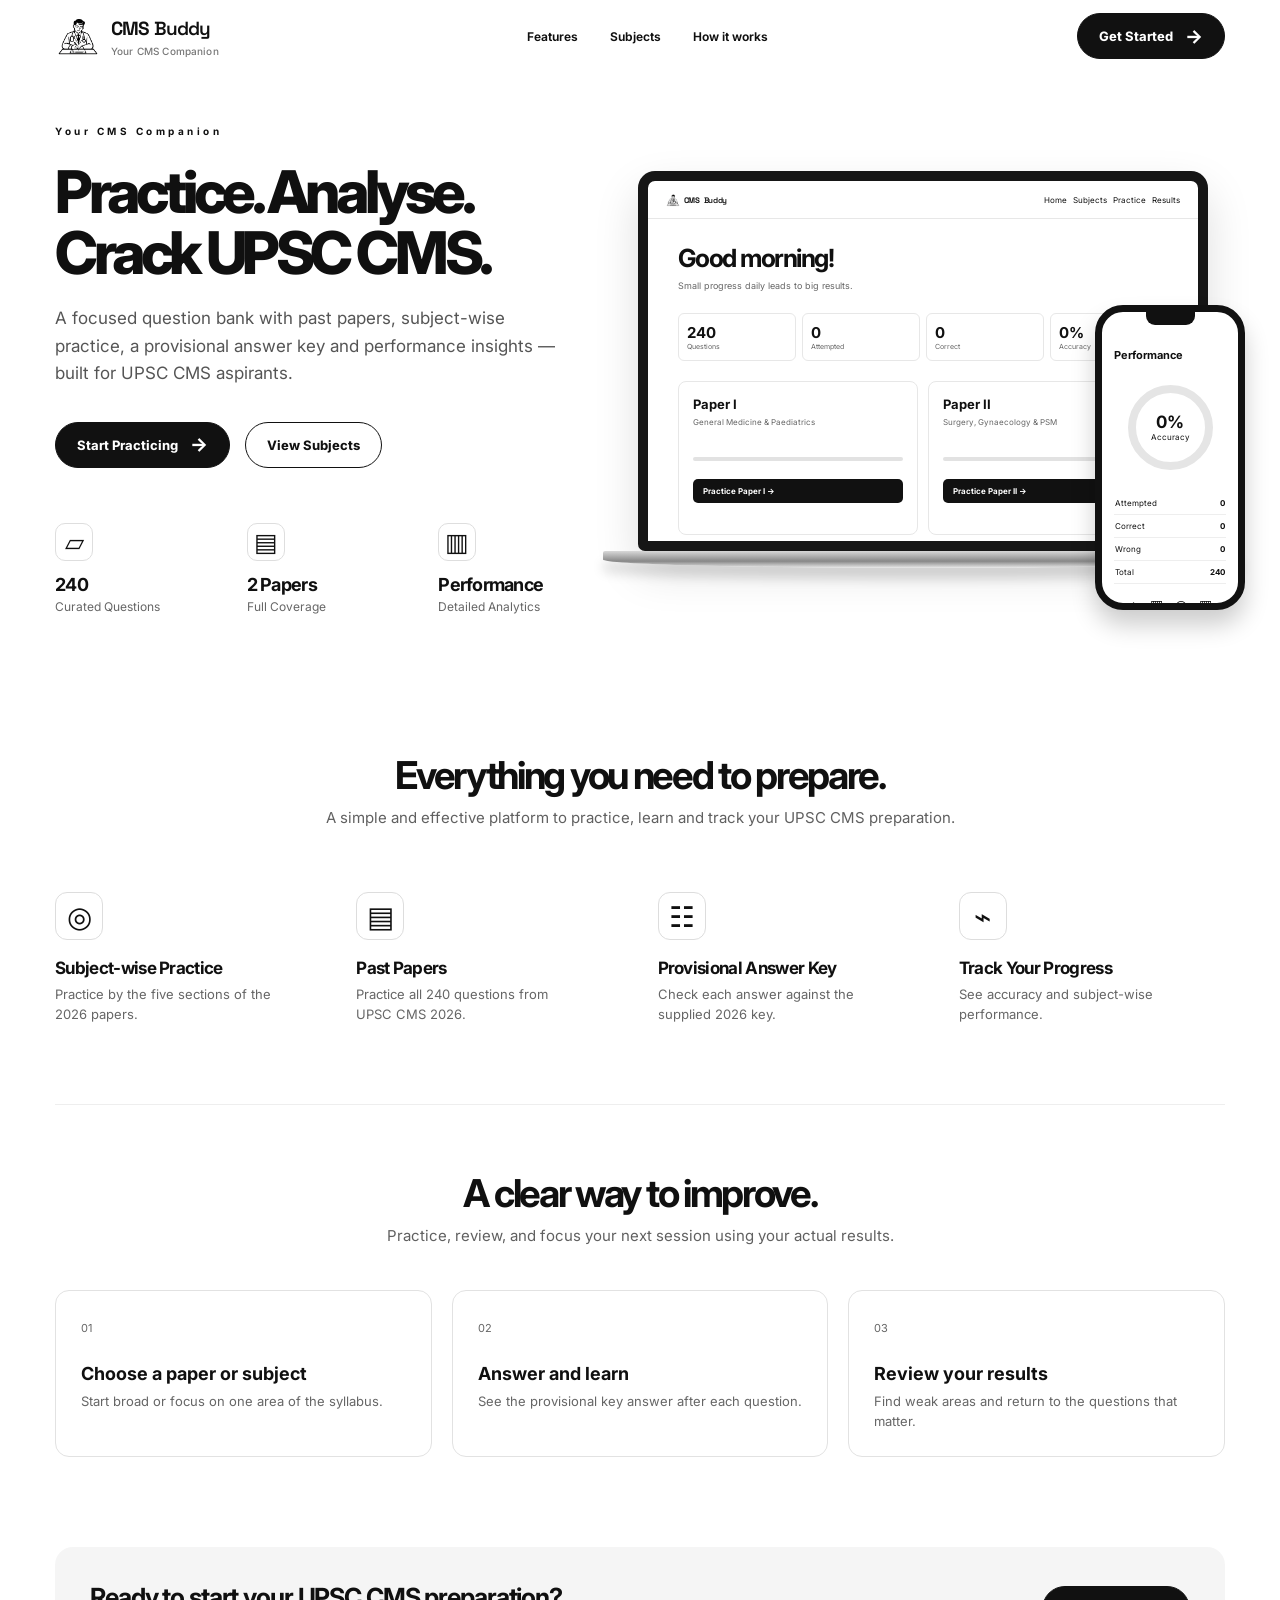
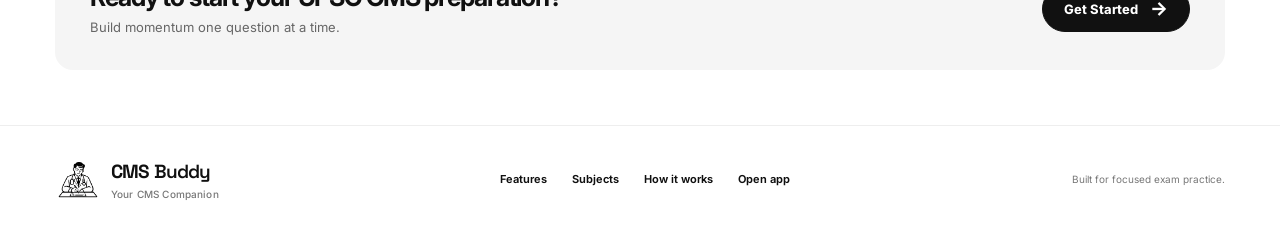
<file: landing.html>
<!doctype html>
<html lang="en">
<head>
  <meta charset="utf-8">
  <meta name="viewport" content="width=device-width,initial-scale=1">
  <meta name="theme-color" content="#ffffff">
  <link rel="icon" type="image/png" href="assets/cmsbuddy-logo.png">
  <title>CMS Buddy | Your CMS Companion</title>
  <meta name="description" content="Practice UPSC CMS questions by subject and paper. Review answers and track your progress.">
  <link rel="preconnect" href="https://fonts.googleapis.com">
  <link rel="preconnect" href="https://fonts.gstatic.com" crossorigin>
  <link href="https://fonts.googleapis.com/css2?family=Inter:wght@400;500;600;700;800&family=Space+Grotesk:wght@500;600;700&display=swap" rel="stylesheet">
  <link rel="stylesheet" href="landing.css">
  <link rel="stylesheet" href="splash.css">
</head>
<body>
  <div class="cms-splash" id="cms-splash" role="status" aria-label="Loading CMS Buddy">
    <div class="cms-splash__content">
      <img class="cms-splash__icon" src="assets/cmsbuddy-logo.png" alt="" width="280" height="280" fetchpriority="high">
      <strong class="cms-splash__name">CMS Buddy</strong>
      <p class="cms-splash__tagline">Your CMS Companion</p>
      <blockquote class="cms-splash__quote" aria-live="off"><span class="cms-splash__quote-copy"><span id="cms-splash-quote-text"></span></span><span class="cms-splash__offline-dots" id="cms-splash-offline-dots" role="img" aria-label="Offline" hidden><span>.</span><span>.</span><span>.</span><span>.</span><span>.</span></span></blockquote>
      <cite class="cms-splash__author" id="cms-splash-quote-author">— Francis Bacon</cite>
    </div>
  </div>
  <header class="landing-header"><a class="brand" href="landing.html"><img class="brand-mark" src="assets/cmsbuddy-logo.png" alt="" aria-hidden="true"><span class="brand-copy"><strong>CMS <span class="brand-buddy">Buddy</span></strong><small>Your CMS Companion</small></span></a><nav aria-label="Landing navigation"><a href="#features">Features</a><a href="index.html#subjects">Subjects</a><a href="#how-it-works">How it works</a></nav><a class="button dark top-cta" href="index.html">Get Started <span>→</span></a></header>
  <main>
    <section class="landing-hero"><div class="landing-copy"><p class="eyebrow">Your CMS Companion</p><h1>Practice. Analyse.<br>Crack UPSC CMS.</h1><p>A focused question bank with past papers, subject-wise practice, a provisional answer key and performance insights — built for UPSC CMS aspirants.</p><div class="hero-buttons"><a class="button dark" href="index.html#practice">Start Practicing <span>→</span></a><a class="button light" href="index.html#subjects">View Subjects</a></div><div class="hero-proof"><div><span class="proof-icon">▱</span><strong>240</strong><small>Curated Questions</small></div><div><span class="proof-icon">▤</span><strong>2 Papers</strong><small>Full Coverage</small></div><div><span class="proof-icon">▥</span><strong>Performance</strong><small>Detailed Analytics</small></div></div></div>
      <div class="device-scene" aria-label="Preview of the CMS Buddy dashboard on desktop and mobile"><div class="laptop"><div class="laptop-screen"><div class="mini-header"><span class="mini-brand"><img src="assets/cmsbuddy-logo.png" alt=""> CMS <span class="brand-buddy">Buddy</span></span><span>Home &nbsp; Subjects &nbsp; Practice &nbsp; Results</span></div><div class="mini-content"><strong>Good morning!</strong><small>Small progress daily leads to big results.</small><div class="mini-stats"><span><b>240</b>Questions</span><span><b>0</b>Attempted</span><span><b>0</b>Correct</span><span><b>0%</b>Accuracy</span></div><div class="mini-papers"><div><b>Paper I</b><small>General Medicine &amp; Paediatrics</small><i></i><em>Practice Paper I →</em></div><div><b>Paper II</b><small>Surgery, Gynaecology &amp; PSM</small><i></i><em>Practice Paper II →</em></div></div></div></div><div class="laptop-base"></div></div><div class="phone"><div class="phone-notch"></div><div class="phone-screen"><b>Performance</b><div class="phone-ring"><strong>0%</strong><small>Accuracy</small></div><div class="phone-row">Attempted <strong>0</strong></div><div class="phone-row">Correct <strong>0</strong></div><div class="phone-row">Wrong <strong>0</strong></div><div class="phone-row">Total <strong>240</strong></div><div class="phone-nav">⌂ &nbsp; ▦ &nbsp; ◉ &nbsp; ▥</div></div></div></div>
    </section>
    <section class="features" id="features"><div class="section-intro"><h2>Everything you need to prepare.</h2><p>A simple and effective platform to practice, learn and track your UPSC CMS preparation.</p></div><div class="feature-grid"><article><span class="feature-icon">◎</span><h3>Subject-wise Practice</h3><p>Practice by the five sections of the 2026 papers.</p></article><article><span class="feature-icon">▤</span><h3>Past Papers</h3><p>Practice all 240 questions from UPSC CMS 2026.</p></article><article><span class="feature-icon">☷</span><h3>Provisional Answer Key</h3><p>Check each answer against the supplied 2026 key.</p></article><article><span class="feature-icon">⌁</span><h3>Track Your Progress</h3><p>See accuracy and subject-wise performance.</p></article></div></section>
    <section class="steps" id="how-it-works"><div class="section-intro"><h2>A clear way to improve.</h2><p>Practice, review, and focus your next session using your actual results.</p></div><div class="step-grid"><div><span>01</span><h3>Choose a paper or subject</h3><p>Start broad or focus on one area of the syllabus.</p></div><div><span>02</span><h3>Answer and learn</h3><p>See the provisional key answer after each question.</p></div><div><span>03</span><h3>Review your results</h3><p>Find weak areas and return to the questions that matter.</p></div></div></section>
    <section class="landing-cta"><div><h2>Ready to start your UPSC CMS preparation?</h2><p>Build momentum one question at a time.</p></div><a class="button dark" href="index.html#practice">Get Started <span>→</span></a></section>
  </main>
  <footer><a class="brand" href="landing.html"><img class="brand-mark" src="assets/cmsbuddy-logo.png" alt="" aria-hidden="true"><span><strong>CMS <span class="brand-buddy">Buddy</span></strong><small>Your CMS Companion</small></span></a><nav><a href="#features">Features</a><a href="index.html#subjects">Subjects</a><a href="#how-it-works">How it works</a><a href="index.html">Open app</a></nav><small>Built for focused exam practice.</small></footer>
  <script src="splash.js"></script>
</body>
</html>
</file>
<file: landing.css>
*{box-sizing:border-box}html{scroll-behavior:smooth}body{margin:0;color:#101010;background:#fff;font-family:Inter,Arial,sans-serif;-webkit-font-smoothing:antialiased}a{color:inherit;text-decoration:none}a:focus-visible{outline:2px solid #111;outline-offset:4px}.landing-header{max-width:1400px;height:72px;margin:auto;padding:0 55px;display:flex;align-items:center;justify-content:space-between;gap:24px}.brand{display:inline-flex;align-items:center;gap:10px;white-space:nowrap}.brand strong{font-size:19px;letter-spacing:-.055em;font-weight:800}.brand small{display:block;color:#777;font-size:10px;letter-spacing:.12em;margin-top:4px}.brand-mark{width:35px;height:35px;display:grid;place-items:center;border:2px solid #111;border-radius:9px;font-size:28px;line-height:1}.landing-header nav{display:flex;gap:32px;font-size:12px;font-weight:650}.landing-header nav a:hover,footer nav a:hover{text-decoration:underline}.button{min-height:46px;padding:0 21px;display:inline-flex;align-items:center;justify-content:center;gap:12px;border-radius:100px;font-size:13px;font-weight:750;white-space:nowrap}.button span{font-size:19px;line-height:1}.button.dark{background:#111;color:#fff;border:1px solid #111}.button.dark:hover{background:#333}.button.light{background:#fff;color:#111;border:1px solid #111}.button.light:hover{background:#f3f3f3}main{max-width:1400px;margin:auto;padding:0 55px}.landing-hero{display:grid;grid-template-columns:47% 53%;align-items:center;gap:8px;min-height:620px;padding:45px 0 70px}.eyebrow{font-size:10px;letter-spacing:.35em;font-weight:700;margin:0 0 25px}.landing-copy h1{font-size:clamp(42px,4.6vw,67px);line-height:1.03;letter-spacing:-.075em;margin:0;font-weight:800}.landing-copy>p:not(.eyebrow){max-width:520px;color:#555;line-height:1.6;font-size:17px;margin:22px 0 0}.hero-buttons{display:flex;gap:15px;margin:35px 0 55px}.hero-proof{display:grid;grid-template-columns:repeat(3,1fr);gap:25px;max-width:590px}.hero-proof>div{display:flex;flex-direction:column;align-items:flex-start}.proof-icon{width:38px;height:38px;display:grid;place-items:center;border:1px solid #dedede;border-radius:10px;font-size:25px;margin-bottom:13px}.hero-proof strong{font-size:18px;letter-spacing:-.04em}.hero-proof small{color:#666;font-size:12px;margin-top:4px}.device-scene{position:relative;min-height:460px;display:flex;align-items:center;justify-content:center}.laptop{width:92%;position:relative;padding-bottom:17px}.laptop-screen{height:380px;border:10px solid #161616;border-radius:17px 17px 7px 7px;background:#fff;box-shadow:0 20px 45px #0002;overflow:hidden}.laptop-base{position:absolute;bottom:0;left:-6%;width:112%;height:17px;border-radius:2px 2px 50% 50%;background:linear-gradient(#d8d8d8,#888 60%,#e9e9e9);box-shadow:0 11px 12px #0002}.mini-header{height:38px;display:flex;align-items:center;justify-content:space-between;border-bottom:1px solid #e7e7e7;padding:0 18px;font-size:8px}.mini-brand{font-weight:800}.mini-content{padding:24px 30px}.mini-content>strong{display:block;font-size:25px;letter-spacing:-.06em}.mini-content>small{font-size:9px;color:#666}.mini-stats{display:grid;grid-template-columns:repeat(4,1fr);margin:20px 0;gap:6px}.mini-stats span{border:1px solid #e7e7e7;border-radius:6px;padding:9px 8px;font-size:7px;color:#666}.mini-stats b{display:block;color:#111;font-size:15px}.mini-papers{display:grid;grid-template-columns:1fr 1fr;gap:10px}.mini-papers>div{border:1px solid #e7e7e7;border-radius:8px;padding:14px;min-height:154px}.mini-papers b,.mini-papers small{display:block}.mini-papers b{font-size:13px}.mini-papers small{font-size:8px;color:#666;margin-top:5px}.mini-papers i{display:block;height:4px;background:#e2e2e2;border-radius:10px;margin:30px 0 18px}.mini-papers em{display:block;background:#111;color:#fff;border-radius:5px;padding:7px 10px;font-style:normal;font-size:8px;font-weight:700}.phone{position:absolute;width:150px;height:305px;right:-2%;bottom:-10px;border:7px solid #111;border-radius:28px;background:#fff;box-shadow:0 15px 25px #0003;overflow:hidden}.phone-notch{position:absolute;top:0;left:32%;width:36%;height:13px;background:#111;border-radius:0 0 9px 9px}.phone-screen{padding:31px 12px 10px}.phone-screen>b{font-size:11px}.phone-ring{width:85px;height:85px;margin:22px auto;border:8px solid #e5e5e5;border-radius:50%;display:flex;flex-direction:column;align-items:center;justify-content:center}.phone-ring strong{font-size:17px}.phone-ring small{font-size:8px}.phone-row{display:flex;justify-content:space-between;border-bottom:1px solid #eee;padding:6px 1px;font-size:8px}.phone-nav{text-align:center;margin-top:12px;font-size:14px}.section-intro{text-align:center}.section-intro h2{font-size:clamp(30px,3vw,42px);letter-spacing:-.06em;margin:0}.section-intro p{font-size:15px;color:#606060;margin:10px 0 0}.features{padding:60px 0 80px}.feature-grid{display:grid;grid-template-columns:repeat(4,1fr);gap:35px;margin-top:65px}.feature-icon{display:grid;place-items:center;width:48px;height:48px;border:1px solid #ddd;border-radius:12px;font-size:29px}.feature-grid h3{font-size:17px;letter-spacing:-.04em;margin:18px 0 7px}.feature-grid p{color:#666;line-height:1.5;font-size:13px;margin:0;max-width:220px}.steps{padding:65px 0 90px;border-top:1px solid #eee}.step-grid{display:grid;grid-template-columns:repeat(3,1fr);gap:20px;margin-top:45px}.step-grid>div{border:1px solid #e2e2e2;border-radius:14px;padding:25px}.step-grid span{font-size:11px;color:#666}.step-grid h3{font-size:18px;margin:27px 0 8px}.step-grid p{font-size:13px;color:#666;line-height:1.5;margin:0}.landing-cta{display:flex;align-items:center;justify-content:space-between;gap:20px;padding:35px;border-radius:18px;background:#f5f5f5}.landing-cta h2{font-size:25px;letter-spacing:-.045em;margin:0 0 7px}.landing-cta p{color:#666;margin:0;font-size:13px}footer{max-width:1400px;margin:55px auto 0;padding:30px 55px;border-top:1px solid #eee;display:flex;align-items:center;justify-content:space-between;gap:20px}footer nav{display:flex;gap:25px;font-size:11px;font-weight:650}footer>small{color:#777;font-size:10px}@media(max-width:1100px){.landing-header,main,footer{padding-left:30px;padding-right:30px}.landing-hero{grid-template-columns:1fr 1fr}.landing-copy h1{font-size:47px}.device-scene{min-height:370px}.laptop-screen{height:300px}.mini-content{padding:16px}.mini-papers>div{min-height:115px}.phone{transform:scale(.8);transform-origin:right bottom}.hero-proof{gap:12px}}@media(max-width:760px){.landing-header{height:64px;padding:0 18px}.landing-header nav{display:none}.top-cta{min-height:38px;padding:0 13px;font-size:11px}main{padding:0 18px}.landing-hero{display:block;padding:55px 0 50px;min-height:0}.landing-copy h1{font-size:clamp(40px,10vw,58px)}.landing-copy>p:not(.eyebrow){font-size:14px}.hero-buttons{margin:25px 0 35px}.hero-proof{max-width:100%;gap:8px}.hero-proof strong{font-size:13px}.hero-proof small{font-size:10px}.device-scene{min-height:320px;margin-top:42px}.laptop{width:91%}.laptop-screen{height:270px}.phone{right:0;bottom:0}.features{padding:55px 0}.feature-grid{grid-template-columns:repeat(2,1fr);gap:25px 15px;margin-top:40px}.steps{padding:45px 0}.step-grid{grid-template-columns:1fr;margin-top:25px;gap:10px}.step-grid>div{padding:20px}.step-grid h3{margin-top:10px}.landing-cta{padding:25px;align-items:flex-start;flex-direction:column}.landing-cta h2{font-size:22px}footer{padding:25px 18px;flex-wrap:wrap}footer nav{order:3;flex-wrap:wrap}}@media(max-width:460px){.device-scene{min-height:250px}.laptop-screen{height:225px;border-width:7px}.mini-header{padding:0 8px}.mini-content{padding:10px}.mini-content>strong{font-size:17px}.mini-stats{margin:11px 0}.mini-stats span{padding:4px;font-size:5px}.mini-stats b{font-size:10px}.mini-papers>div{padding:7px;min-height:100px}.mini-papers i{margin:17px 0 12px}.phone{transform:scale(.6)}.hero-buttons{gap:7px}.hero-buttons .button{font-size:11px;padding:0 12px}.proof-icon{width:34px;height:34px}.feature-grid h3{font-size:14px}.feature-grid p{font-size:11px}}
.landing-hero, .landing-copy, .device-scene, .laptop, .feature-grid > article,
.step-grid > div { min-width: 0; }
.landing-copy h1, .landing-copy > p, .feature-grid h3,
.step-grid h3, .landing-cta h2 { overflow-wrap: anywhere; }

@media (max-width: 950px) and (min-width: 761px) {
  .landing-header nav { gap: 17px; }
  .landing-hero { grid-template-columns: minmax(0, 1fr); min-height: auto; padding: 65px 0; }
  .landing-copy { max-width: 750px; }
  .device-scene { width: min(100%, 720px); margin: 25px auto 0; }
  .laptop-screen { height: 370px; }
}

@media (max-width: 760px) {
  .device-scene { max-width: 600px; margin-left: auto; margin-right: auto; }
  .landing-cta .button { max-width: 100%; }
  footer nav { width: 100%; }
}

@media (max-width: 420px) {
  .landing-header { gap: 8px; }
  .brand strong { font-size: 16px; }
  .top-cta { min-height: 36px; padding: 0 10px; font-size: 10px; }
  .hero-buttons { flex-direction: column; align-items: stretch; }
  .hero-buttons .button { width: 100%; }
  .hero-proof { grid-template-columns: repeat(2, minmax(0, 1fr)); }
  .feature-grid { grid-template-columns: minmax(0, 1fr); }
  .device-scene { min-height: 230px; }
  .phone { right: -4px; }
  .landing-cta { padding: 20px; }
  .landing-cta .button { width: 100%; }
}
.brand-mark{display:block;flex:none;width:46px;height:46px;border:0;border-radius:0;object-fit:contain}.brand-buddy{font-weight:600}.mini-brand{display:inline-flex;align-items:center;gap:4px}.mini-brand img{display:block;width:14px;height:14px;flex:none}@media(max-width:460px){.brand-mark{width:40px;height:40px}}
.brand strong,.mini-brand{font-family:"Space Grotesk",Inter,Arial,sans-serif;letter-spacing:-.045em}.brand small{font-weight:500;letter-spacing:.015em}.mini-brand .brand-buddy{font-weight:600}
</file>
<file: splash.css>
.cms-splash {
  position: fixed;
  inset: 0;
  z-index: 9999;
  display: grid;
  place-items: center;
  min-height: 100svh;
  padding: 24px;
  overflow: hidden;
  background: #080808;
  color: #fff;
  text-align: center;
  transition: opacity 240ms ease, visibility 240ms ease;
  animation: cms-splash-failsafe 0s 10s forwards;
}

.cms-splash.is-leaving {
  opacity: 0;
  visibility: hidden;
  pointer-events: none;
}

.cms-splash__content {
  display: flex;
  align-items: center;
  flex-direction: column;
  width: min(100%, 360px);
}

.cms-splash__icon {
  display: block;
  width: clamp(190px, 36vw, 280px);
  height: auto;
  margin-bottom: 8px;
  object-fit: contain;
}

.cms-splash__name {
  margin: 0;
  font-family: "Space Grotesk", Inter, Arial, sans-serif;
  font-size: clamp(30px, 6vw, 42px);
  font-weight: 700;
  letter-spacing: -.055em;
  line-height: 1.1;
}

.cms-splash__tagline {
  margin: 9px 0 0;
  color: #c4c4c4;
  font-family: Inter, Arial, sans-serif;
  font-size: clamp(12px, 2.4vw, 14px);
  font-weight: 500;
  letter-spacing: .11em;
}

.cms-splash__quote {
  max-width: 34ch;
  min-height: 6em;
  margin: 30px 0 0;
  color: #ededed;
  font-family: Georgia, "Times New Roman", serif;
  font-size: clamp(16px, 3.5vw, 21px);
  font-style: italic;
  line-height: 1.5;
}

.cms-splash__quote-copy::before { content: "“"; }
.cms-splash__quote-copy::after { content: "”"; }

.cms-splash__author {
  display: block;
  margin-top: 12px;
  opacity: 0;
  color: #aaa;
  font-family: Inter, Arial, sans-serif;
  font-size: 12px;
  font-style: normal;
  font-weight: 600;
  letter-spacing: .04em;
  transform: translateY(8px);
  transition: opacity 500ms ease, transform 500ms ease;
}

.cms-splash.is-quote-visible .cms-splash__author {
  opacity: 1;
  transform: translateY(0);
}

.cms-splash__offline-dots[hidden] { display: none; }
.cms-splash__offline-dots {
  display: inline-flex;
  margin-left: 2px;
  white-space: nowrap;
}

.cms-splash__offline-dots span {
  opacity: .2;
  animation: cms-splash-dot 1050ms ease-in-out infinite;
}

.cms-splash__offline-dots span:nth-child(2) { animation-delay: 130ms; }
.cms-splash__offline-dots span:nth-child(3) { animation-delay: 260ms; }
.cms-splash__offline-dots span:nth-child(4) { animation-delay: 390ms; }
.cms-splash__offline-dots span:nth-child(5) { animation-delay: 520ms; }

@keyframes cms-splash-dot {
  0%, 65%, 100% { opacity: .2; }
  25% { opacity: 1; }
}

.cms-splash.is-playing .cms-splash__icon {
  animation: cms-splash-icon-sequence 3000ms ease-in-out both;
}

.cms-splash.is-playing .cms-splash__name {
  animation: cms-splash-name-sequence 3000ms ease-in-out both;
}

.cms-splash.is-playing .cms-splash__tagline {
  animation: cms-splash-tagline-sequence 3000ms ease-in-out both;
}

.cms-splash.is-playing .cms-splash__quote {
  animation: cms-splash-quote-fade 5000ms ease-in-out 800ms both;
}

@keyframes cms-splash-icon-sequence {
  0% { opacity: 0; transform: translateY(28px) scale(.86); }
  28% { opacity: 1; transform: translateY(0) scale(1); }
  65% { opacity: 1; transform: translateY(-6px) scale(1); }
  100% { opacity: 1; transform: translateY(0) scale(1); }
}

@keyframes cms-splash-name-sequence {
  0%, 10% { opacity: 0; clip-path: inset(0 100% 0 0); transform: translateY(10px); }
  35%, 100% { opacity: 1; clip-path: inset(0 0 0 0); transform: translateY(0); }
}

@keyframes cms-splash-tagline-sequence {
  0%, 20% { opacity: 0; transform: translateY(12px); }
  45%, 100% { opacity: 1; transform: translateY(0); }
}

@keyframes cms-splash-quote-fade {
  from { opacity: 0; transform: translateY(12px); }
  to { opacity: 1; transform: translateY(0); }
}

@keyframes cms-splash-failsafe {
  to { visibility: hidden; pointer-events: none; }
}

@media (max-height: 520px) {
  .cms-splash__icon { width: clamp(120px, 24vh, 180px); }
  .cms-splash__quote { min-height: 4.5em; margin-top: 12px; }
}

@media (prefers-reduced-motion: reduce) {
  .cms-splash.is-playing .cms-splash__icon,
  .cms-splash.is-playing .cms-splash__name,
  .cms-splash.is-playing .cms-splash__tagline,
  .cms-splash.is-playing .cms-splash__quote,
  .cms-splash.is-playing .cms-splash__author,
  .cms-splash__offline-dots span {
    animation: none;
    transition: none;
  }

  .cms-splash { transition: none; }
  .cms-splash__offline-dots span { opacity: 1; }
}
</file>
